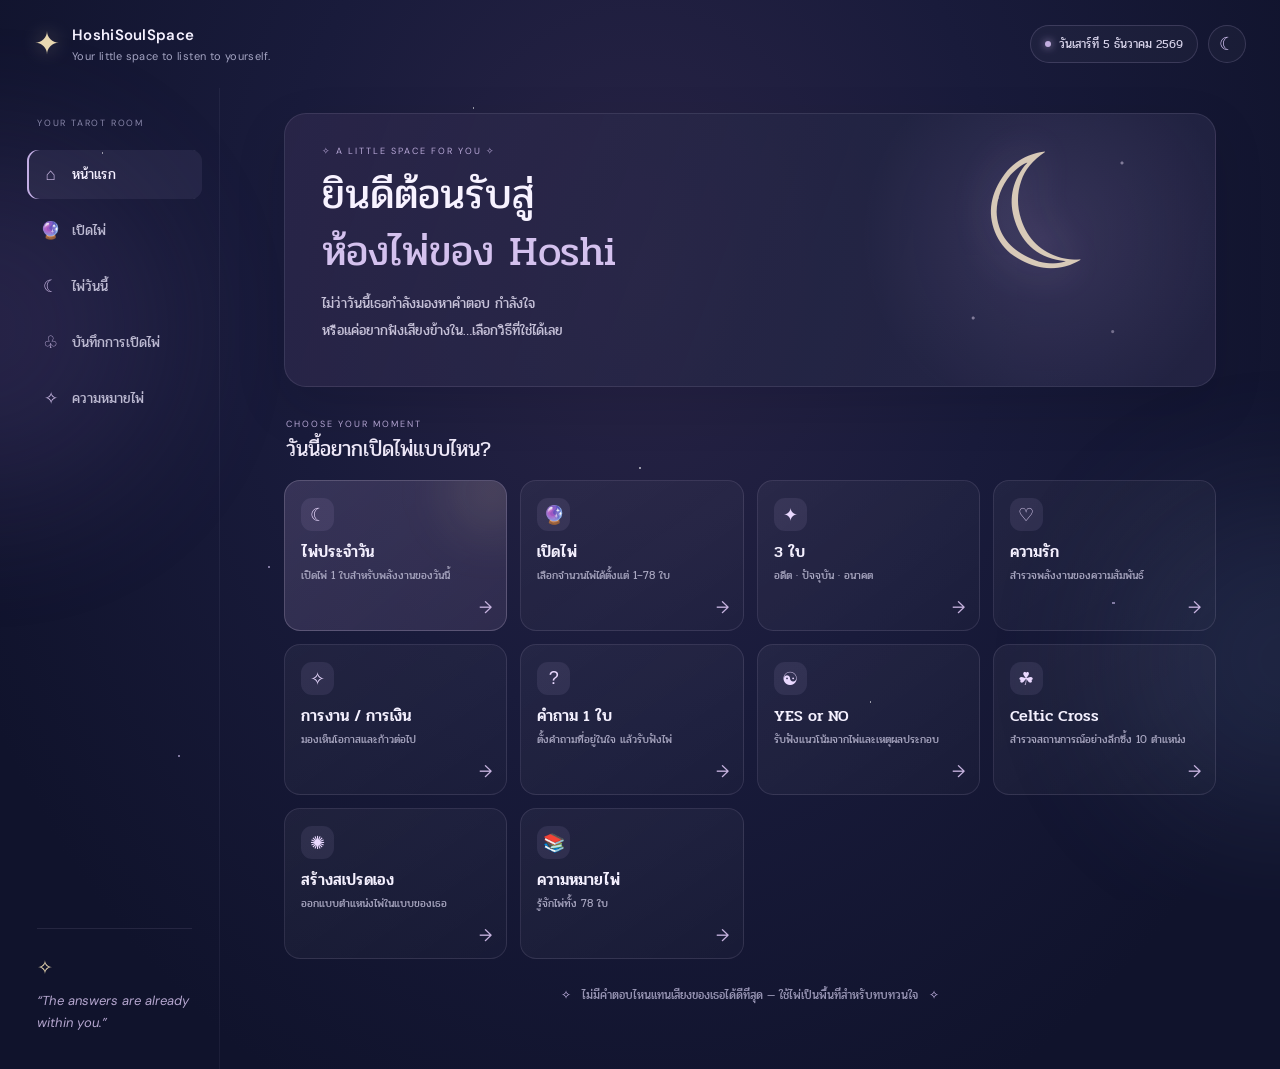
<file: tarot-room/index.html>
<!doctype html>
<html lang="th">
<head>
  <meta charset="utf-8">
  <meta name="viewport" content="width=device-width, initial-scale=1">
  <meta name="theme-color" content="#11142e">
  <meta name="description" content="HoshiSoulSpace — your little space to listen to yourself.">
  <title>HoshiSoulSpace ✦ Tarot Room</title>
  <link rel="preconnect" href="https://fonts.googleapis.com">
  <link rel="preconnect" href="https://fonts.gstatic.com" crossorigin>
  <link href="https://fonts.googleapis.com/css2?family=DM+Sans:wght@400;500;600&family=Itim&family=Pridi:wght@300;400;500;600&display=swap" rel="stylesheet">
  <link rel="stylesheet" href="style.css">
  <script src="script.js" defer></script>
</head>
<body>
  <div class="sky" aria-hidden="true"><div class="stars"></div><div class="glow glow-one"></div><div class="glow glow-two"></div></div>
  <header class="topbar">
    <a class="brand" href="#home" data-view="home" aria-label="HoshiSoulSpace home"><span class="brand-mark">✦</span><span><strong>HoshiSoulSpace</strong><small>Your little space to listen to yourself.</small></span></a>
    <div class="top-actions"><span class="date-pill"><span class="date-dot"></span><time id="today"></time></span><button class="icon-button" id="soundToggle" type="button" aria-label="Toggle ambience" title="บรรยากาศ">☾</button></div>
  </header>
  <div class="app-shell">
    <aside class="sidebar" aria-label="Main navigation">
      <p class="nav-caption">YOUR TAROT ROOM</p>
      <button class="nav-item active" data-view="home"><span>⌂</span> หน้าแรก</button>
      <button class="nav-item" data-view="draw"><span>🔮</span> เปิดไพ่</button>
      <button class="nav-item" data-view="daily"><span>☾</span> ไพ่วันนี้</button>
      <button class="nav-item" data-view="journal"><span>♧</span> บันทึกการเปิดไพ่</button>
      <button class="nav-item" data-view="meanings"><span>✧</span> ความหมายไพ่</button>
      <div class="sidebar-note"><span>✧</span><p>“The answers are already<br>within you.”</p></div>
    </aside>
    <main id="mainContent" tabindex="-1">
      <section class="view active" id="view-home">
        <div class="welcome"><p class="eyebrow">✧ A LITTLE SPACE FOR YOU ✧</p><h1>ยินดีต้อนรับสู่<br><span>ห้องไพ่ของ Hoshi</span></h1><p class="welcome-copy">ไม่ว่าวันนี้เธอกำลังมองหาคำตอบ กำลังใจ<br class="desktop-only"> หรือแค่อยากฟังเสียงข้างใน…เลือกวิธีที่ใช่ได้เลย</p><div class="welcome-moon" aria-hidden="true">☾</div></div>
        <div class="section-heading"><div><p class="eyebrow">CHOOSE YOUR MOMENT</p><h2>วันนี้อยากเปิดไพ่แบบไหน?</h2></div></div>
        <div class="mode-grid">
          <button class="mode-card featured" data-mode="daily"><span class="mode-icon">☾</span><span class="mode-title">ไพ่ประจำวัน</span><span class="mode-desc">เปิดไพ่ 1 ใบสำหรับพลังงานของวันนี้</span><span class="mode-arrow">→</span><span class="mode-glint"></span></button>
          <button class="mode-card" data-mode="draw"><span class="mode-icon">🔮</span><span class="mode-title">เปิดไพ่</span><span class="mode-desc">เลือกจำนวนไพ่ได้ตั้งแต่ 1–78 ใบ</span><span class="mode-arrow">→</span></button>
          <button class="mode-card" data-mode="three"><span class="mode-icon">✦</span><span class="mode-title">3 ใบ</span><span class="mode-desc">อดีต · ปัจจุบัน · อนาคต</span><span class="mode-arrow">→</span></button>
          <button class="mode-card" data-mode="love"><span class="mode-icon">♡</span><span class="mode-title">ความรัก</span><span class="mode-desc">สำรวจพลังงานของความสัมพันธ์</span><span class="mode-arrow">→</span></button>
          <button class="mode-card" data-mode="work"><span class="mode-icon">✧</span><span class="mode-title">การงาน / การเงิน</span><span class="mode-desc">มองเห็นโอกาสและก้าวต่อไป</span><span class="mode-arrow">→</span></button>
          <button class="mode-card" data-mode="question"><span class="mode-icon">?</span><span class="mode-title">คำถาม 1 ใบ</span><span class="mode-desc">ตั้งคำถามที่อยู่ในใจ แล้วรับฟังไพ่</span><span class="mode-arrow">→</span></button>
          <button class="mode-card" data-mode="yesno"><span class="mode-icon">☯</span><span class="mode-title">YES or NO</span><span class="mode-desc">รับฟังแนวโน้มจากไพ่และเหตุผลประกอบ</span><span class="mode-arrow">→</span></button>
          <button class="mode-card" data-mode="celtic"><span class="mode-icon">☘</span><span class="mode-title">Celtic Cross</span><span class="mode-desc">สำรวจสถานการณ์อย่างลึกซึ้ง 10 ตำแหน่ง</span><span class="mode-arrow">→</span></button>
          <button class="mode-card" data-mode="custom"><span class="mode-icon">✺</span><span class="mode-title">สร้างสเปรดเอง</span><span class="mode-desc">ออกแบบตำแหน่งไพ่ในแบบของเธอ</span><span class="mode-arrow">→</span></button>
          <button class="mode-card" data-mode="meanings"><span class="mode-icon">📚</span><span class="mode-title">ความหมายไพ่</span><span class="mode-desc">รู้จักไพ่ทั้ง 78 ใบ</span><span class="mode-arrow">→</span></button>
        </div>
        <div class="home-bottom"><span>✧</span> ไม่มีคำตอบไหนแทนเสียงของเธอได้ดีที่สุด — ใช้ไพ่เป็นพื้นที่สำหรับทบทวนใจ <span>✧</span></div>
      </section>

      <section class="view" id="view-draw">
        <div class="page-intro"><button class="back-link" data-view="home">← กลับหน้าแรก</button><p class="eyebrow">MAKE SPACE FOR A MESSAGE</p><h1>เปิดไพ่</h1><p>เลือกจำนวนไพ่และตั้งเจตนาเบา ๆ ก่อนเริ่ม</p></div>
        <div class="panel form-panel">
          <label class="field-label" for="cardCount">จำนวนไพ่ <span id="countValue">3 ใบ</span></label>
          <input id="cardCount" type="range" min="1" max="78" value="3" class="range-input">
          <div class="range-ends"><span>1 ใบ</span><span>78 ใบ</span></div>
          <label class="check-row"><input id="includeReversed" type="checkbox" checked><span class="checkmark"></span><span>เปิดไพ่กลับหัวด้วย</span><small>ไพ่แต่ละใบมีโอกาสกลับหัว</small></label>
          <button class="primary-button" id="drawGeneral" type="button">✦ &nbsp; เริ่มสับไพ่</button>
        </div>
      </section>

      <section class="view" id="view-three">
        <div class="page-intro"><button class="back-link" data-view="home">← กลับหน้าแรก</button><p class="eyebrow">THREE CARD SPREAD</p><h1>เปิดไพ่ 3 ใบ</h1><p>เลือกสเปรดที่อยากใช้ แล้วให้ไพ่ช่วยสะท้อนมุมมอง</p></div>
        <div class="panel form-panel"><label class="field-label" for="threeQuestion">คำถาม (ถ้ามี)</label><textarea id="threeQuestion" class="text-input" rows="2" maxlength="300" placeholder="เรื่องที่อยากทบทวน"></textarea><label class="field-label" for="threeSpread">รูปแบบการเปิด</label><select id="threeSpread" class="select-input"><option value="past">อดีต · ปัจจุบัน · อนาคต</option><option value="situation">สถานการณ์ · สิ่งที่ขวาง · แนวทาง</option><option value="mind">ความคิด · ความรู้สึก · การกระทำ</option></select><label class="check-row"><input id="threeReversed" type="checkbox" checked><span class="checkmark"></span><span>เปิดไพ่กลับหัวด้วย</span></label><button class="primary-button" id="drawThree" type="button">✦ &nbsp; เริ่มสับไพ่ 3 ใบ</button></div>
      </section>

      <section class="view" id="view-love">
        <div class="page-intro"><button class="back-link" data-view="home">← กลับหน้าแรก</button><p class="eyebrow">A MOMENT FOR THE HEART</p><h1>ความรัก</h1><p>มองความสัมพันธ์ด้วยความอ่อนโยนและซื่อตรงกับหัวใจ</p></div>
        <div class="spread-preview" id="lovePreview"></div><div class="panel form-panel compact-panel"><label class="field-label" for="loveQuestion">คำถาม (ถ้ามี)</label><textarea id="loveQuestion" class="text-input" rows="2" maxlength="300" placeholder="เรื่องความสัมพันธ์ที่อยากทบทวน"></textarea><label class="check-row"><input id="loveReversed" type="checkbox" checked><span class="checkmark"></span><span>เปิดไพ่กลับหัวด้วย</span></label><button class="primary-button" id="drawLove" type="button">♡ &nbsp; เปิดสเปรดความรัก</button></div>
      </section>

      <section class="view" id="view-work">
        <div class="page-intro"><button class="back-link" data-view="home">← กลับหน้าแรก</button><p class="eyebrow">GROWTH & ABUNDANCE</p><h1>การงาน / การเงิน</h1><p>สำรวจสถานการณ์ โอกาส และสิ่งที่ช่วยให้ก้าวต่อได้</p></div>
        <div class="spread-preview" id="workPreview"></div><div class="panel form-panel compact-panel"><label class="field-label" for="workQuestion">คำถาม (ถ้ามี)</label><textarea id="workQuestion" class="text-input" rows="2" maxlength="300" placeholder="เรื่องงานหรือการเงินที่อยากถาม"></textarea><label class="check-row"><input id="workReversed" type="checkbox" checked><span class="checkmark"></span><span>เปิดไพ่กลับหัวด้วย</span></label><button class="primary-button" id="drawWork" type="button">✧ &nbsp; เปิดสเปรดการงาน / การเงิน</button></div>
      </section>

      <section class="view" id="view-question">
        <div class="page-intro"><button class="back-link" data-view="home">← กลับหน้าแรก</button><p class="eyebrow">ASK YOUR HEART</p><h1>คำถาม 1 ใบ</h1><p>เขียนคำถามที่อยู่ในใจ แล้วเปิดพื้นที่รับฟังคำตอบ</p></div>
        <div class="panel form-panel"><label class="field-label" for="questionText">คำถามของฉัน</label><textarea id="questionText" class="text-input" rows="3" maxlength="300" placeholder="เช่น ฉันควรเปลี่ยนงานไหม?"></textarea><label class="check-row"><input id="questionReversed" type="checkbox" checked><span class="checkmark"></span><span>เปิดไพ่กลับหัวด้วย</span></label><button class="primary-button" id="drawQuestion" type="button">✦ &nbsp; เปิดไพ่ให้คำถามนี้</button></div>
      </section>

      <section class="view" id="view-yesno"><div class="page-intro"><button class="back-link" data-view="home">← กลับหน้าแรก</button><p class="eyebrow">A CLEARER POSSIBILITY</p><h1>YES or NO</h1><p>ถามเรื่องที่อยากพิจารณา แล้วรับฟังแนวโน้มพร้อมคำแนะนำ</p></div><div class="panel form-panel"><label class="field-label" for="yesNoQuestion">คำถามของฉัน</label><textarea id="yesNoQuestion" class="text-input" rows="3" maxlength="300" placeholder="เช่น ฉันควรรับงานนี้ไหม?"></textarea><label class="check-row"><input id="yesNoReversed" type="checkbox" checked><span class="checkmark"></span><span>เปิดไพ่กลับหัวด้วย</span></label><button class="primary-button" id="drawYesNo" type="button">☯ &nbsp; ถามไพ่ YES or NO</button></div></section>

      <section class="view" id="view-celtic"><div class="page-intro"><button class="back-link" data-view="home">← กลับหน้าแรก</button><p class="eyebrow">THE CELTIC CROSS</p><h1>Celtic Cross</h1><p>สำรวจสถานการณ์จากหลายมุม ผ่านไพ่ 10 ตำแหน่ง</p></div><div class="panel form-panel"><label class="field-label" for="celticQuestion">คำถามของฉัน</label><textarea id="celticQuestion" class="text-input" rows="3" maxlength="300" placeholder="เรื่องใดที่อยากมองให้ชัดขึ้น?"></textarea><label class="check-row"><input id="celticReversed" type="checkbox" checked><span class="checkmark"></span><span>เปิดไพ่กลับหัวด้วย</span></label><button class="primary-button" id="drawCeltic" type="button">☘ &nbsp; เริ่ม Celtic Cross 10 ใบ</button></div><div class="celtic-preview" aria-label="ผัง Celtic Cross"><span>5</span><span>3</span><span>1 / 2</span><span>6</span><span>4</span><span>7</span><span>8</span><span>9</span><span>10</span></div></section>

      <section class="view" id="view-custom">
        <div class="page-intro"><button class="back-link" data-view="home">← กลับหน้าแรก</button><p class="eyebrow">YOUR OWN LITTLE RITUAL</p><h1>สร้างสเปรดเอง</h1><p>ตั้งชื่อแต่ละตำแหน่งตามสิ่งที่เธออยากสำรวจ</p></div>
        <div class="panel form-panel"><label class="field-label" for="customTitle">ชื่อสเปรด</label><input id="customTitle" class="text-input" maxlength="80" value="สเปรดของฉัน" placeholder="เช่น สิ่งที่ฉันควรรู้"><label class="field-label" for="customQuestion">คำถาม (ถ้ามี)</label><textarea id="customQuestion" class="text-input" rows="2" maxlength="300" placeholder="เรื่องที่อยากถามไพ่"></textarea><label class="field-label" for="customCount">จำนวนไพ่ <span id="customCountValue">3 ใบ</span></label><input id="customCount" type="range" min="1" max="78" value="3" class="range-input"><div class="range-ends"><span>1 ใบ</span><span>78 ใบ</span></div><div id="positionFields" class="position-fields"></div><label class="check-row"><input id="customReversed" type="checkbox" checked><span class="checkmark"></span><span>เปิดไพ่กลับหัวด้วย</span></label><button class="primary-button" id="drawCustom" type="button">✺ &nbsp; เปิดสเปรดของฉัน</button></div>
      </section>

      <section class="view" id="view-daily">
        <div class="page-intro"><button class="back-link" data-view="home">← กลับหน้าแรก</button><p class="eyebrow">YOUR DAILY PAUSE</p><h1>ไพ่ประจำวัน</h1><p>วันนี้จักรวาลอยากกระซิบอะไรกับเธอ?</p><p class="gentle">หายใจเข้าลึก ๆ แล้วเปิดไพ่เมื่อพร้อม</p></div>
        <div class="panel form-panel daily-question"><label class="field-label" for="dailyQuestion">คำถามหรือเจตนาของวันนี้ <small>(ไม่บังคับ)</small></label><textarea id="dailyQuestion" class="text-input" rows="2" maxlength="300" placeholder="วันนี้อยากรับฟังเรื่องใดเป็นพิเศษ?"></textarea></div><div id="dailyArea"></div>
      </section>

      <section class="view" id="view-table">
        <div class="page-intro"><button class="back-link" data-view="home">← กลับหน้าแรก</button><p class="eyebrow">A QUIET MOMENT AT THE TABLE</p><h1 id="tableTitle">โต๊ะไพ่ของ Hoshi</h1><p id="tableSubtitle"></p></div>
        <div class="tarot-table">
          <div class="table-stars" aria-hidden="true">✦　·　✧　　　☾　　　·　✦　　✧　·</div>
          <p class="table-status" id="tableStatus">ตั้งเจตนาเบา ๆ แล้วสับไพ่ได้เลย</p>
          <div id="pickedTray" class="picked-tray" aria-live="polite"></div>
          <div id="deckViewport" class="deck-viewport"><div id="deckFan" class="deck-fan" aria-label="สำรับไพ่คว่ำ"></div></div>
          <p id="tableHint" class="table-hint">ไพ่ทุกใบยังคว่ำอยู่ · ชื่อไพ่จะปรากฏเมื่อเลือกแล้วเท่านั้น</p>
          <div class="table-actions"><button class="primary-button shuffle-button" id="shuffleButton" type="button">🔀 &nbsp; สับไพ่</button><button class="primary-button open-selected" id="openSelected" type="button" hidden>เปิดไพ่ ✦</button><button class="secondary-button" id="shuffleAgain" type="button" hidden>สับใหม่ ↻</button></div>
        </div>
      </section>

      <section class="view" id="view-reading">
        <div class="page-intro"><button class="back-link" data-view="home">← กลับห้องไพ่</button><p class="eyebrow">YOUR READING</p><h1 id="readingTitle">ผลการเปิดไพ่</h1><p id="readingSubtitle"></p></div>
        <div id="readingArea"></div>
      </section>

      <section class="view" id="view-journal">
        <div class="page-intro"><p class="eyebrow">A PLACE TO REMEMBER</p><h1>บันทึกการเปิดไพ่</h1><p>พื้นที่ส่วนตัวสำหรับเก็บช่วงเวลาที่ได้ฟังเสียงข้างใน</p></div>
        <div id="journalList"></div>
      </section>

      <section class="view" id="view-meanings">
        <div class="page-intro"><p class="eyebrow">MEET THE CARDS</p><h1>ความหมายไพ่</h1><p>ค่อย ๆ ทำความรู้จักไพ่ทั้ง 78 ใบ</p></div>
        <div class="meaning-controls"><select id="meaningSuit" class="select-input"><option value="all">ไพ่ทั้งหมด</option><option value="Major Arcana">Major Arcana</option><option value="Wands">Wands</option><option value="Cups">Cups</option><option value="Swords">Swords</option><option value="Pentacles">Pentacles</option></select><input id="meaningSearch" class="text-input search-input" type="search" placeholder="ค้นหาชื่อไพ่…" aria-label="ค้นหาชื่อไพ่"></div>
        <div id="meaningList" class="meaning-list"></div>
      </section>
    </main>
  </div>
  <nav class="mobile-nav" aria-label="Mobile navigation"><button class="active" data-view="home"><span>⌂</span><small>หน้าแรก</small></button><button data-view="draw"><span>🔮</span><small>เปิดไพ่</small></button><button data-view="daily"><span>☾</span><small>ไพ่วันนี้</small></button><button data-view="journal"><span>♧</span><small>บันทึก</small></button><button data-view="meanings"><span>✧</span><small>ความหมาย</small></button></nav>
  <div class="toast" id="toast" role="status" aria-live="polite"></div>
</body>
</html>
</file>
<file: tarot-room/style.css>
:root{--night:#10132c;--night2:#191c3a;--panel:#ffffff0a;--line:#d4c2f12b;--lav:#d9c8fa;--lilac:#ae9ad8;--mist:#c5c7e0;--white:#f5f1ff;--gold:#e9d8b1;--muted:#a4a4c2;--serif:'Pridi',serif;--sans:'DM Sans',sans-serif;--hand:'Itim',cursive}*{box-sizing:border-box}html{min-height:100%;scroll-behavior:smooth}body{margin:0;min-height:100vh;color:var(--white);font-family:var(--serif);background:radial-gradient(ellipse at 50% 25%,#292446 0%,#191b3b 40%,#10132c 82%);overflow-x:hidden}.sky{position:fixed;inset:0;pointer-events:none;overflow:hidden;z-index:-1}.stars{position:absolute;inset:0;background-image:radial-gradient(1px 1px at 8% 17%,#fff 98%,transparent),radial-gradient(1px 1px at 21% 63%,#d9c8fa 98%,transparent),radial-gradient(1px 1px at 37% 12%,#fff 98%,transparent),radial-gradient(1px 1px at 78% 22%,#fff 98%,transparent),radial-gradient(1.5px 1.5px at 87% 67%,#d9c8fa 98%,transparent),radial-gradient(1px 1px at 68% 78%,#fff 98%,transparent),radial-gradient(1px 1px at 14% 84%,#d9c8fa 98%,transparent),radial-gradient(1px 1px at 50% 52%,#fff 98%,transparent);opacity:.55}.glow{position:absolute;border-radius:50%;filter:blur(75px);opacity:.16}.glow-one{width:350px;height:350px;background:#8e70c3;top:17%;left:-190px}.glow-two{width:330px;height:330px;background:#6b83b4;right:-170px;top:55%}.topbar{height:88px;max-width:1440px;margin:auto;padding:0 34px;display:flex;justify-content:space-between;align-items:center;gap:18px}.brand{display:flex;gap:12px;align-items:center;text-decoration:none;color:inherit}.brand-mark{font-size:31px;color:var(--gold);text-shadow:0 0 20px #e9d8b166}.brand strong{display:block;font:600 15px var(--sans);letter-spacing:.02em}.brand small{display:block;color:var(--muted);font:11px var(--sans);letter-spacing:.035em;margin-top:4px}.top-actions{display:flex;align-items:center;gap:10px}.date-pill{border:1px solid var(--line);background:#ffffff08;color:#d8d4eb;border-radius:30px;padding:9px 14px;font-size:12px;white-space:nowrap}.date-dot{display:inline-block;width:6px;height:6px;background:#c2aedf;border-radius:50%;margin:0 8px 1px 0;box-shadow:0 0 9px #c2aedf}.icon-button{width:38px;height:38px;border-radius:50%;border:1px solid var(--line);background:#ffffff08;color:var(--lav);font-size:18px;cursor:pointer}.app-shell{max-width:1440px;margin:auto;display:grid;grid-template-columns:220px minmax(0,1fr);min-height:calc(100vh - 88px)}.sidebar{border-right:1px solid #ddd0f10f;padding:26px 17px 30px 27px;display:flex;flex-direction:column;gap:7px}.nav-caption{font:9px var(--sans);letter-spacing:.2em;color:#8886a9;margin:3px 10px 14px}.nav-item{border:0;background:transparent;color:#bcb9d1;text-align:left;padding:11px 13px;border-radius:11px;font:14px var(--serif);cursor:pointer;transition:.2s;display:flex;align-items:center;gap:11px}.nav-item span{width:21px;text-align:center;color:#c9b7e3;font-size:17px}.nav-item:hover,.nav-item.active{background:#bba8dd16;color:#f4efff}.nav-item.active{box-shadow:inset 2px 0 #c3aee5}.sidebar-note{margin:auto 10px 5px;padding-top:24px;border-top:1px solid #ddd0f11a;color:#b6a7d0}.sidebar-note>span{font-size:19px;color:var(--gold)}.sidebar-note p{font:13px/1.7 var(--sans);font-style:italic;margin:7px 0 0}main{padding:25px clamp(22px,5vw,70px) 65px;min-width:0;max-width:1160px;width:100%;margin:auto}.view{display:none;animation:fadein .3s ease}.view.active{display:block}.welcome{min-height:274px;position:relative;overflow:hidden;border:1px solid #e2d5f21c;border-radius:22px;padding:31px 37px;background:linear-gradient(110deg,#30294eaa,#2528469c 58%,#2c2b4d99);box-shadow:0 19px 50px #05071824}.welcome:before{content:"";position:absolute;inset:0;background:radial-gradient(circle at 82% 45%,#c7a8ed20,transparent 24%),radial-gradient(circle at 90% 18%,#f4e8ff70 0 1px,transparent 2px),radial-gradient(circle at 74% 75%,#f4e8ff70 0 1px,transparent 2px),radial-gradient(circle at 89% 80%,#f4e8ff60 0 1px,transparent 2px)}.welcome .eyebrow,.eyebrow{font:9px var(--sans);letter-spacing:.22em;color:#b9a9d8;margin:0 0 10px}.welcome h1{font:400 clamp(29px,4vw,42px)/1.35 var(--serif);margin:0;color:#f7f2ff}.welcome h1 span{color:#d4c1ee}.welcome-copy{font:14px/1.9 var(--serif);color:#c7c2d9;margin:11px 0 0}.welcome-moon{position:absolute;right:10%;top:22px;color:#f6e5ca;font-size:160px;line-height:1;text-shadow:0 0 50px #e6c9fb55;transform:rotate(-18deg);opacity:.85}.section-heading{display:flex;align-items:end;justify-content:space-between;margin:31px 2px 15px}.section-heading .eyebrow{margin-bottom:3px}.section-heading h2{font:400 21px var(--serif);margin:0;color:#eee8f8}.mode-grid{display:grid;grid-template-columns:repeat(4,minmax(0,1fr));gap:13px}.mode-card{position:relative;min-height:151px;text-align:left;padding:17px 16px 15px;border:1px solid #dfd2f21d;border-radius:16px;background:linear-gradient(145deg,#ffffff0c,#ffffff05);color:var(--white);cursor:pointer;display:flex;flex-direction:column;align-items:flex-start;overflow:hidden;transition:transform .2s,border-color .2s,background .2s}.mode-card:hover{transform:translateY(-3px);border-color:#d7c5f164;background:linear-gradient(145deg,#c7addc1c,#ffffff08)}.mode-card.featured{background:linear-gradient(140deg,#8978a645,#51476c60);border-color:#e8daf036}.mode-icon{width:33px;height:33px;border-radius:11px;background:#d9c8fa16;display:grid;place-items:center;color:#ead9ff;font-size:18px;margin-bottom:10px}.mode-title{font:500 16px var(--serif);line-height:1.35}.mode-desc{font:11px/1.6 var(--serif);color:#aaa8c2;margin-top:4px;max-width:95%}.mode-arrow{position:absolute;right:14px;bottom:12px;color:#c8b4e0;font:17px var(--sans)}.mode-glint{position:absolute;width:90px;height:90px;right:-30px;top:-35px;border-radius:50%;background:#f4dba21a;filter:blur(25px)}.home-bottom{text-align:center;font:12px var(--serif);color:#9895b4;margin:27px 0 0}.home-bottom span{color:#d9c8fa;margin:0 7px}.page-intro{text-align:center;margin:0 auto 24px}.back-link{display:block;border:0;background:transparent;color:#bdb2d2;font:12px var(--serif);cursor:pointer;margin:0 auto 18px}.back-link:hover{color:white}.page-intro .eyebrow{margin-bottom:5px}.page-intro h1{font:400 clamp(32px,5vw,42px) var(--serif);margin:0;color:#f5f0fc}.page-intro>p:not(.eyebrow){color:#bdb9d1;font:14px/1.7 var(--serif);margin:5px auto 0}.page-intro .gentle{font-size:12px;color:#9995b3}.panel{border:1px solid #ddd0f125;background:linear-gradient(145deg,#ffffff0d,#ffffff06);border-radius:18px;box-shadow:0 15px 42px #05071820}.form-panel{max-width:550px;margin:0 auto;padding:24px 25px}.field-label{display:flex;justify-content:space-between;gap:12px;font:15px var(--serif);color:#eee9f7;margin-bottom:13px}.field-label span{color:#c9b4e5}.range-input{width:100%;accent-color:#b9a1dc;cursor:pointer}.range-ends{display:flex;justify-content:space-between;color:#8986a4;font:10px var(--sans);margin-top:4px}.check-row{display:flex;align-items:center;gap:10px;position:relative;color:#e0dbea;font:14px var(--serif);cursor:pointer;margin:22px 0}.check-row input{position:absolute;opacity:0;width:20px;height:20px;cursor:pointer}.checkmark{width:18px;height:18px;border:1px solid #b9a8d27a;border-radius:5px;background:#ffffff08;display:grid;place-items:center;flex:none}.check-row input:checked+.checkmark{background:#a994c9;border-color:#cbb8e7}.check-row input:checked+.checkmark:after{content:'✓';font:12px var(--sans);color:#211b38}.check-row input:focus-visible+.checkmark{outline:2px solid white;outline-offset:2px}.check-row small{color:#9692ae;font:10px var(--sans);margin-left:auto}.primary-button{width:100%;border:1px solid #ddc9f17a;border-radius:13px;padding:13px 16px;background:linear-gradient(110deg,#9c88bb,#746c98);color:white;font:500 15px var(--serif);cursor:pointer;box-shadow:0 7px 20px #080a2030;transition:transform .2s,filter .2s}.primary-button:hover{transform:translateY(-2px);filter:brightness(1.09)}.select-input,.text-input{width:100%;background:#171831;border:1px solid #d9c9ed3d;border-radius:10px;color:#f2edf8;padding:12px 13px;font:14px var(--serif);outline:none}.select-input:focus,.text-input:focus{border-color:#c6ade5;box-shadow:0 0 0 3px #c6ade51c}.form-panel>.select-input{margin-bottom:18px}.text-input{resize:vertical}.compact-panel{padding:5px 22px 22px}.compact-panel .check-row{margin:17px 0}.spread-preview{display:flex;justify-content:center;gap:9px;flex-wrap:wrap;margin:0 auto 15px;max-width:780px}.spread-chip{padding:8px 11px;border-radius:30px;border:1px solid #d8c8ef24;background:#ffffff08;color:#ccc5dc;font:11px var(--serif)}.position-fields{display:grid;grid-template-columns:1fr 1fr;gap:8px;margin-top:17px}.position-fields input{min-width:0;background:#171831;border:1px solid #d9c9ed2a;border-radius:9px;color:white;padding:10px 11px;font:13px var(--serif)}.reading-heading{text-align:center;color:#d1c4e4;font:13px var(--serif);margin:0 0 16px}.reading-cards{display:grid;grid-template-columns:repeat(auto-fit,minmax(135px,1fr));gap:16px;align-items:start}.reading-cards.large-spread{grid-template-columns:repeat(auto-fit,minmax(95px,1fr));gap:10px}.reading-item{text-align:center;min-width:0}.reading-position{min-height:32px;display:flex;align-items:center;justify-content:center;color:#c4b0de;font:12px/1.4 var(--serif);margin:0 0 7px}.tarot-card-wrap{width:100%;max-width:157px;height:229px;margin:0 auto 10px;perspective:900px;cursor:pointer;filter:drop-shadow(0 12px 15px #0608175e)}.large-spread .tarot-card-wrap{height:152px;max-width:105px}.tarot-card{width:100%;height:100%;position:relative;transform-style:preserve-3d;transition:transform .8s cubic-bezier(.2,.72,.17,1)}.tarot-card.flipped{transform:rotateY(180deg)}.card-face{position:absolute;inset:0;border-radius:12px;backface-visibility:hidden;-webkit-backface-visibility:hidden;overflow:hidden}.card-back{background:linear-gradient(145deg,#b9a5db,#8d7cad 38%,#a897c9);padding:6px}.back-frame{width:100%;height:100%;border:1px solid #f3eaff9c;border-radius:9px;position:relative;display:grid;place-items:center;background:radial-gradient(ellipse at center,#c8b4e265,#7f719c40 68%)}.back-frame:before,.back-frame:after{content:"";position:absolute;border:1px solid #eee3ff7a;border-radius:50%;width:72%;aspect-ratio:1}.back-frame:after{width:55%}.back-orbit{width:61%;aspect-ratio:1;border:1px solid #f4ecffad;border-radius:50%;position:relative;display:grid;place-items:center;z-index:1}.back-orbit:before,.back-orbit:after{content:"";position:absolute;inset:12%;border:1px solid #f4ecff88;border-radius:50%;transform:rotate(45deg) scaleX(.45)}.back-orbit:after{transform:rotate(-45deg) scaleX(.45)}.moon{font-size:clamp(32px,5vw,56px);color:#fff3df;text-shadow:0 0 25px #fff8d9a1;line-height:1;transform:rotate(-22deg)}.back-word{position:absolute;bottom:7%;color:#fff1d6;font:7px var(--sans);letter-spacing:.27em}.corner{position:absolute;color:#fff3df;font-size:12px}.corner.tl{top:5px;left:7px}.corner.tr{top:5px;right:7px}.corner.bl{bottom:5px;left:7px}.corner.br{bottom:5px;right:7px}.card-front{transform:rotateY(180deg);background:linear-gradient(160deg,#eee4cb,#d8c8a7);padding:6px;color:#464064}.front-frame{height:100%;border:1px solid #77709b;border-radius:9px;position:relative;display:flex;flex-direction:column;align-items:center;padding:10px 7px 8px;background:radial-gradient(ellipse at 50% 48%,#e5d8ba,#d7c7a8 76%)}.front-frame:before{content:"";position:absolute;inset:4px;border:1px solid #83799b6b;border-radius:6px;pointer-events:none}.card-number{align-self:flex-start;font:9px var(--sans);color:#635b81}.card-art{flex:1;display:grid;place-items:center;font-size:54px;color:#786b9b;text-shadow:0 5px 0 #b9a987,0 10px 18px #7a699c55;position:relative;isolation:isolate}.card-art:before{content:"";position:absolute;width:80px;height:113px;border:1px solid #81789b7a;border-radius:50%;z-index:-1}.card-art:after{content:"✧";position:absolute;top:10px;right:-5px;font-size:12px;color:#9f8351;text-shadow:none}.card-art.reversed-art{transform:rotate(180deg)}.card-name{text-align:center;font:500 13px/1.2 var(--serif);color:#3b3659}.card-suit{font:6px var(--sans);letter-spacing:.11em;color:#736c86;margin-top:4px}.large-spread .card-art{font-size:39px}.large-spread .card-art:before{width:55px;height:74px}.large-spread .card-name{font-size:9px}.large-spread .front-frame{padding:8px 5px 6px}.flip-hint{font:9px var(--sans);color:#8d89a5}.reading-item h3{font:500 15px var(--serif);color:#f4eefb;margin:3px 0}.reading-item .orientation{font:9px var(--sans);letter-spacing:.04em;color:#c6b5e0;margin:0 0 8px}.reading-item .card-meaning{font:12px/1.75 var(--serif);color:#c6c2d6;margin:5px 0;text-align:left}.reading-item .card-advice{font:11px/1.7 var(--serif);color:#d5c9e5;margin:7px 0 0;text-align:left}.reading-item .result-copy{padding:0 2px}.reading-actions{display:flex;gap:10px;justify-content:center;margin:23px auto 0;flex-wrap:wrap}.secondary-button,.save-button{border:1px solid #d8c8ef38;background:#ffffff09;color:#e2d8f1;border-radius:11px;padding:10px 15px;font:13px var(--serif);cursor:pointer}.save-button{background:#a491c22d;border-color:#dac7f15a}.notes-label{display:block;margin:17px auto 7px;max-width:600px;color:#bdb1d1;font:12px var(--serif)}.notes-area{display:block;max-width:600px;margin:auto;min-height:74px}.question-banner{max-width:600px;margin:0 auto 18px;padding:14px 17px;border:1px solid #d9c9ed26;border-radius:12px;background:#ffffff08}.question-banner small{display:block;color:#ac9bc6;font:10px var(--sans);letter-spacing:.08em}.question-banner p{margin:4px 0 0;font:15px var(--serif);color:#eee7f6}.daily-stage{text-align:center;max-width:600px;margin:auto}.daily-card-wrap{width:220px;height:326px;margin:10px auto 15px}.daily-card-wrap .card-art{font-size:78px}.daily-card-wrap .card-art:before{width:120px;height:164px}.daily-card-wrap .card-name{font-size:19px}.daily-stage .reading-item{max-width:500px;margin:auto}.daily-stage .reading-item .card-meaning,.daily-stage .reading-item .card-advice{text-align:center;font-size:15px}.journal-empty{text-align:center;border:1px dashed #d4c2f136;border-radius:16px;padding:46px 16px;color:#aaa4c1;font:14px/1.8 var(--serif)}.journal-empty span{display:block;font-size:34px;color:#ccb9e4;margin-bottom:9px}.journal-entry{border:1px solid #d4c2f129;border-radius:14px;background:#ffffff08;padding:15px 17px;margin:0 0 12px}.journal-entry summary{cursor:pointer;list-style:none;display:flex;justify-content:space-between;gap:15px;align-items:center}.journal-entry summary::-webkit-details-marker{display:none}.journal-date{font:11px var(--sans);color:#aaa2c2}.journal-title{font:16px var(--serif);color:#eee8f7;margin-top:3px}.journal-spread{font:11px var(--serif);color:#b5a5d0}.journal-cards{display:flex;flex-wrap:wrap;gap:7px;margin-top:13px}.journal-tag{border-radius:30px;border:1px solid #d8c8ef27;padding:6px 9px;font:10px var(--serif);color:#d6c9e7}.journal-notes{font:13px/1.7 var(--serif);color:#c7c0d7;margin:12px 0 0;white-space:pre-wrap}.delete-entry{display:block;margin:12px 0 0 auto;border:0;background:transparent;color:#c5aab7;font:11px var(--serif);cursor:pointer}.meaning-controls{display:grid;grid-template-columns:190px 1fr;gap:10px;margin:0 0 17px}.search-input{padding:10px 13px}.meaning-list{display:grid;grid-template-columns:repeat(2,minmax(0,1fr));gap:9px}.meaning-card{border:1px solid #d4c2f124;border-radius:12px;background:#ffffff08;overflow:hidden}.meaning-card summary{cursor:pointer;padding:12px 14px;list-style:none;display:grid;grid-template-columns:34px 1fr 18px;align-items:center;gap:10px}.meaning-card summary::-webkit-details-marker{display:none}.meaning-symbol{width:33px;height:39px;display:grid;place-items:center;border-radius:7px;background:linear-gradient(145deg,#b9a5db,#81759f);color:#fff0d6;font-size:20px}.meaning-name{font:14px var(--serif);color:#eee8f7}.meaning-meta{font:9px var(--sans);color:#a7a0bc;display:block;margin-top:2px}.meaning-chevron{color:#b9a6d7;transition:transform .2s}.meaning-card[open] .meaning-chevron{transform:rotate(90deg)}.meaning-content{padding:0 14px 14px 58px;font:12px/1.8 var(--serif);color:#c6c1d4}.meaning-content p{margin:6px 0}.meaning-content strong{color:#d7c4ed;font-weight:400}.toast{position:fixed;bottom:82px;left:50%;transform:translate(-50%,15px);opacity:0;pointer-events:none;background:#342b4b;border:1px solid #dfcdf044;color:#f4eff9;border-radius:30px;padding:10px 17px;font:13px var(--serif);box-shadow:0 9px 25px #05071866;transition:.25s;z-index:20;white-space:nowrap}.toast.show{opacity:1;transform:translate(-50%,0)}.mobile-nav{display:none}@keyframes fadein{from{opacity:.5;transform:translateY(4px)}to{opacity:1;transform:translateY(0)}}@media(max-width:1050px){.mode-grid{grid-template-columns:repeat(3,minmax(0,1fr))}.app-shell{grid-template-columns:190px minmax(0,1fr)}.sidebar{padding-left:18px}}@media(max-width:760px){.topbar{height:74px;padding:0 17px}.brand-mark{font-size:26px}.brand strong{font-size:13px}.brand small{font-size:9px}.date-pill{font-size:10px;padding:8px 10px}.date-dot{width:5px;height:5px;margin-right:5px}.icon-button{display:none}.app-shell{display:block;min-height:calc(100vh - 74px)}.sidebar{display:none}main{padding:17px 16px 100px}.welcome{min-height:225px;padding:25px 22px;border-radius:18px}.welcome h1{font-size:31px}.welcome-copy{font-size:13px;max-width:75%}.welcome-moon{right:1%;top:44px;font-size:125px}.section-heading{margin-top:25px}.section-heading h2{font-size:18px}.mode-grid{grid-template-columns:repeat(2,minmax(0,1fr));gap:9px}.mode-card{min-height:139px;padding:13px 12px}.mode-title{font-size:15px}.mode-desc{font-size:10px}.mode-icon{width:30px;height:30px;margin-bottom:8px}.mode-arrow{right:10px;bottom:9px}.home-bottom{font-size:11px;line-height:1.8}.mobile-nav{position:fixed;z-index:15;display:grid;grid-template-columns:repeat(5,1fr);left:0;right:0;bottom:0;padding:8px 4px calc(8px + env(safe-area-inset-bottom));background:#15162ff2;border-top:1px solid #d6c8ed21;backdrop-filter:blur(15px)}.mobile-nav button{border:0;background:transparent;color:#9996b3;display:flex;flex-direction:column;align-items:center;gap:3px;cursor:pointer}.mobile-nav button span{font-size:18px;line-height:1.2}.mobile-nav button small{font:9px var(--serif)}.mobile-nav button.active{color:#e6d7f8}.page-intro{margin-bottom:19px}.back-link{margin-bottom:14px}.form-panel{padding:20px 18px}.reading-cards{grid-template-columns:repeat(auto-fit,minmax(126px,1fr));gap:12px}.reading-cards.large-spread{grid-template-columns:repeat(auto-fit,minmax(83px,1fr));gap:7px}.tarot-card-wrap{height:205px;max-width:140px}.large-spread .tarot-card-wrap{height:138px;max-width:94px}.large-spread .card-art{font-size:33px}.large-spread .card-art:before{width:48px;height:65px}.large-spread .card-name{font-size:8px}.meaning-controls{grid-template-columns:1fr}.meaning-list{grid-template-columns:1fr}.toast{bottom:78px}.position-fields{grid-template-columns:1fr 1fr}}@media(max-width:390px){.date-pill{max-width:152px;overflow:hidden;text-overflow:ellipsis}.welcome h1{font-size:28px}.welcome-copy{max-width:78%;font-size:12px}.mode-card{min-height:135px}.mode-desc{max-width:94%}.reading-cards{grid-template-columns:repeat(2,minmax(0,1fr))}}@media(prefers-reduced-motion:reduce){*,*:before,*:after{scroll-behavior:auto!important;animation-duration:.01ms!important;animation-iteration-count:1!important;transition-duration:.01ms!important}}

.extra-glow .glow{opacity:.27}
.card-art.image-art{width:100%;min-height:0;font-size:inherit;text-shadow:none;overflow:hidden}.card-art.image-art:before,.card-art.image-art:after{display:none}.card-art.image-art img{position:absolute;z-index:1;height:calc(100% - 3px);max-width:100%;width:auto;object-fit:contain;border-radius:3px;box-shadow:0 5px 14px #31294a55}.card-fallback{position:relative;z-index:0}.meaning-symbol{position:relative;overflow:hidden}.meaning-symbol img{position:absolute;inset:0;width:100%;height:100%;object-fit:contain;z-index:1}.meaning-symbol>span{position:relative;z-index:0}

.tarot-table{position:relative;max-width:960px;margin:0 auto;padding:27px 25px 23px;border:1px solid #d9c6ef35;border-radius:24px;background:radial-gradient(ellipse at 50% 40%,#29314c 0%,#1d2340 56%,#171b35 100%);box-shadow:inset 0 0 75px #9b85c218,0 22px 55px #05081750;overflow:hidden}.tarot-table:before{content:"";position:absolute;inset:10px;border:1px solid #d9c6ef15;border-radius:18px;pointer-events:none}.table-stars{position:absolute;top:14px;left:0;right:0;text-align:center;color:#e8d8fc76;font:13px var(--sans);letter-spacing:.4em;pointer-events:none}.table-status{position:relative;text-align:center;min-height:26px;color:#eee6fa;font:16px var(--serif);margin:7px 0 13px}.picked-tray{position:relative;min-height:0;display:flex;justify-content:center;align-items:flex-start;gap:10px;flex-wrap:wrap;margin:0 auto 10px;max-width:100%}.picked-card{width:76px;text-align:center;animation:pick-pop .45s both}.picked-card .picked-image{height:111px;border:2px solid #e3d4f59c;border-radius:9px;overflow:hidden;box-shadow:0 0 24px #c4a2ec77;transform:translateY(-5px);animation:pick-flip .65s cubic-bezier(.2,.72,.17,1) both}.picked-card img{width:100%;height:100%;object-fit:cover;display:block}.picked-card strong{display:block;color:#f0e8fb;font:10px/1.3 var(--serif);margin-top:5px}.picked-card small{display:block;color:#c3b4da;font:8px var(--sans);margin-top:2px}.deck-viewport{position:relative;z-index:1;max-width:100%;overflow-x:auto;overflow-y:hidden;scrollbar-color:#8d7aa7 #131a30;scrollbar-width:thin;overscroll-behavior-x:contain;padding:15px 18px 22px;mask-image:linear-gradient(to right,transparent,#000 2.5%,#000 97.5%,transparent)}.deck-fan{display:flex;align-items:center;width:max-content;min-width:100%;padding:9px 28px 17px}.pick-card{position:relative;flex:0 0 auto;width:73px;height:112px;margin-right:-19px;padding:4px;border:1px solid #e6d9f785;border-radius:10px;background:linear-gradient(145deg,#b9a5db,#84759e 45%,#a693c5);box-shadow:0 7px 15px #090d2155;cursor:not-allowed;opacity:.93;transform:rotate(var(--tilt,0deg)) translateY(var(--lift,0px));transition:transform .22s,box-shadow .22s,filter .2s;touch-action:manipulation}.pick-card:last-child{margin-right:0}.pick-card:before{content:"";position:absolute;inset:4px;border:1px solid #fff0ff86;border-radius:7px;pointer-events:none}.pick-card .back-frame{width:100%;height:100%}.pick-card .back-orbit{width:47%;border-color:#fff0dcbd}.pick-card .moon{font-size:29px}.pick-card .back-frame:before{width:70%}.pick-card .back-frame:after{width:52%}.deck-fan.ready .pick-card{cursor:pointer;opacity:1}.deck-fan.ready .pick-card:hover,.deck-fan.ready .pick-card:focus-visible{z-index:5;transform:rotate(0) translateY(-17px) scale(1.12);box-shadow:0 0 24px #d6b8fb9c,0 13px 22px #080a2090;outline:2px solid #e7d9f7;outline-offset:2px}.deck-fan.shuffling .pick-card{animation:shuffle-jiggle .75s ease-in-out var(--delay,0s) 2 alternate both}.table-hint{text-align:center;color:#9c9ab5;font:11px var(--serif);margin:0 0 16px}.table-actions{position:relative;z-index:2;display:flex;justify-content:center;gap:9px;flex-wrap:wrap}.shuffle-button{max-width:260px}.table-actions [hidden]{display:none}.table-actions .secondary-button{min-width:145px}.table-actions .primary-button:disabled{opacity:.55;cursor:wait}.card-art.image-art img{background:#eee4cb}.meaning-symbol img{background:#d5c2df}.extra-glow .glow{opacity:.27}@keyframes shuffle-jiggle{0%{transform:translate(0,0) rotate(var(--tilt,0deg))}20%{transform:translate(-18px,-10px) rotate(-9deg)}45%{transform:translate(19px,9px) rotate(10deg)}70%{transform:translate(-9px,14px) rotate(-5deg)}100%{transform:translate(0,0) rotate(var(--tilt,0deg))}}@keyframes pick-pop{0%{opacity:0;transform:translateY(14px) scale(.88)}100%{opacity:1;transform:translateY(0) scale(1)}}@keyframes pick-flip{0%{transform:rotateY(90deg) translateY(0)}100%{transform:rotateY(0) translateY(-5px)}}@media(max-width:760px){.tarot-table{padding:25px 12px 18px;border-radius:19px}.tarot-table:before{inset:7px;border-radius:14px}.table-status{font-size:14px;margin:9px 0}.deck-viewport{padding:14px 10px 20px}.deck-fan{padding-left:20px;padding-right:20px}.pick-card{width:70px;height:108px;margin-right:-13px}.picked-card{width:65px}.picked-card .picked-image{height:96px}.picked-card strong{font-size:9px}.table-hint{font-size:10px}.table-stars{font-size:10px}}@media(prefers-reduced-motion:reduce){.deck-fan.shuffling .pick-card,.picked-card,.picked-card .picked-image{animation-duration:.01ms!important;animation-iteration-count:1!important}}
.picked-card .daily-card-wrap{width:72px;height:108px;max-width:72px;margin:0 auto 4px;filter:drop-shadow(0 0 17px #c4a2ec77)}.picked-card .card-art{font-size:24px}.picked-card .card-art:before{width:39px;height:55px}.picked-card .front-frame{padding:5px 3px 4px}.picked-card .card-number{font-size:6px}.picked-card .card-name{font-size:7px}.picked-card .card-suit{font-size:4px}.picked-card small{display:block;color:#c3b4da;font:8px var(--sans);margin-top:2px}
.picked-card .tarot-card.flipped{animation:table-flip .72s cubic-bezier(.2,.72,.17,1) both}@keyframes table-flip{from{transform:rotateY(0)}to{transform:rotateY(180deg)}}
.selected-picked .daily-card-wrap{position:relative;transform:translateY(-8px);filter:drop-shadow(0 0 22px #d5c0f7b0)}.selected-picked .back-frame{box-shadow:0 0 20px #ddd0f166}.selected-badge{position:absolute;left:50%;bottom:-5px;transform:translateX(-50%);padding:3px 9px;border:1px solid #f3eaff;border-radius:20px;background:#82739c;color:#fff;font:10px var(--serif);white-space:nowrap;box-shadow:0 0 16px #dfc2ff}.picked-card .tarot-card.deal-flip{animation:table-flip .72s cubic-bezier(.2,.72,.17,1) both}.picked-copy{width:min(420px,90vw);margin:12px auto 0;padding:13px 16px;text-align:left;border:1px solid #d7c5ed38;border-radius:12px;background:#ffffff0a;color:#d9d2e5;animation:pick-pop .35s both}.picked-copy strong{display:block;color:#f1e8fb;font:13px var(--serif)}.picked-copy p{font:13px/1.75 var(--serif);margin:7px 0}.picked-copy span{color:#c5b3dd;font:11px var(--serif)}@keyframes table-flip{from{transform:rotateY(0)}to{transform:rotateY(180deg)}}@media(prefers-reduced-motion:reduce){.picked-card .tarot-card.deal-flip{animation-duration:.01ms!important}}
.open-selected{max-width:260px}.picked-card.revealed-picked{width:min(108px,28vw)}.picked-card.revealed-picked .daily-card-wrap{width:105px;height:156px;max-width:105px;margin:0 auto 5px}.picked-card.revealed-picked .card-art{font-size:38px}.picked-card.revealed-picked .card-name{font-size:10px}.picked-card.revealed-picked .card-suit{font-size:5px}.picked-copy{width:min(420px,90vw)}
.celtic-preview{display:grid;grid-template-columns:repeat(5,minmax(42px,1fr));grid-template-rows:repeat(4,42px);gap:7px;max-width:420px;margin:24px auto;color:#e9def7;text-align:center;font:13px var(--sans)}.celtic-preview span{display:grid;place-items:center;border:1px solid #d9c9ed50;border-radius:9px;background:#ffffff09}.celtic-preview span:nth-child(1){grid-area:1/3}.celtic-preview span:nth-child(2){grid-area:2/2}.celtic-preview span:nth-child(3){grid-area:2/3}.celtic-preview span:nth-child(4){grid-area:2/4}.celtic-preview span:nth-child(5){grid-area:3/3}.celtic-preview span:nth-child(n+6){grid-column:5}.celtic-preview span:nth-child(6){grid-row:1}.celtic-preview span:nth-child(7){grid-row:2}.celtic-preview span:nth-child(8){grid-row:3}.celtic-preview span:nth-child(9){grid-row:4}.celtic-layout .reading-cards{display:grid;grid-template-columns:repeat(4,minmax(0,1fr));grid-template-areas:". p5 . p6" "p3 p1 p2 p7" ". p4 . p8" ". . . p9" ". . . p10";gap:12px;align-items:start}.celtic-layout .reading-item{min-width:0}.celtic-layout .reading-item:nth-child(1){grid-area:p1}.celtic-layout .reading-item:nth-child(2){grid-area:p2}.celtic-layout .reading-item:nth-child(3){grid-area:p3}.celtic-layout .reading-item:nth-child(4){grid-area:p4}.celtic-layout .reading-item:nth-child(5){grid-area:p5}.celtic-layout .reading-item:nth-child(6){grid-area:p6}.celtic-layout .reading-item:nth-child(7){grid-area:p7}.celtic-layout .reading-item:nth-child(8){grid-area:p8}.celtic-layout .reading-item:nth-child(9){grid-area:p9}.celtic-layout .reading-item:nth-child(10){grid-area:p10}.yesno-result{text-align:center;margin:20px auto;max-width:680px}.yesno-result h2{font:34px var(--serif);color:#f2e9ff;margin:4px}.yesno-result>span{color:#c6addf}.yesno-result p{color:#d3ccdf;line-height:1.8;text-align:left}.celtic-overview{margin:22px 0}.journal-tools{display:flex;gap:8px;flex-wrap:wrap;margin-top:12px}.journal-edit-title,.journal-edit-notes{margin-top:5px}.daily-question{margin-bottom:18px}@media(max-width:760px){.celtic-preview{grid-template-rows:repeat(4,36px);gap:5px}.celtic-layout .reading-cards{grid-template-columns:repeat(2,minmax(0,1fr));grid-template-areas:"p1 p2" "p3 p4" "p5 p6" "p7 p8" "p9 p10";gap:8px}.celtic-layout .reading-item .tarot-card-wrap{width:min(100%,150px)}.celtic-layout .result-copy{font-size:12px}.journal-tools>*{flex:1 1 120px}}
.back-link{min-height:42px;padding:10px 15px;border:1px solid #d9c9ed35;border-radius:12px;color:#e4d9f1;font:14px/1.35 var(--serif);transition:background .2s,border-color .2s}.back-link:hover,.back-link:focus-visible{background:#ffffff0d;border-color:#d9c9ed75;outline:2px solid #d9c8fa;outline-offset:2px}
.ai-reader{max-width:760px;margin:24px auto 20px;padding:22px 24px;text-align:left}.ai-reader h2{font:400 21px/1.45 var(--serif);color:#f2ebfb;margin:0 0 6px}.ai-reader>p:not(.eyebrow){font:14px/1.7 var(--serif);color:#c6c0d5;margin:0 0 13px}.ai-reader .eyebrow{margin:0 0 6px}.ai-reader .ai-read-button{max-width:310px;min-height:46px}.ai-reader .ai-privacy{font:11px/1.6 var(--sans);color:#a9a5bd;margin:11px 0 0}.ai-reading{margin-top:17px;padding:16px;border:1px solid #d9c8fa30;border-radius:13px;background:#ffffff08;color:#e4deed;font:14px/1.85 var(--serif);white-space:pre-wrap;overflow-wrap:anywhere}.ai-reading[hidden]{display:none}.selected-picked .daily-card-wrap{touch-action:manipulation}.selected-picked .daily-card-wrap[role=button]{cursor:pointer;outline-offset:4px}.selected-picked .daily-card-wrap[role=button]:focus-visible{outline:2px solid #eadcf8;border-radius:12px}.ai-read-button:disabled{opacity:.7;cursor:wait}
@media(max-width:760px){.back-link{min-height:44px;padding:11px 16px;font-size:15px;margin-bottom:15px}.form-panel{padding:19px 17px}.field-label{font-size:15px;line-height:1.5}.text-input,.select-input{font-size:16px;line-height:1.5}.primary-button,.secondary-button,.save-button{min-height:44px}.table-actions #openSelected{display:none}.ai-reader{margin:20px auto 16px;padding:19px 17px}.ai-reader h2{font-size:19px}.ai-reader>p:not(.eyebrow){font-size:14px;line-height:1.75}.ai-reading{padding:14px;font-size:14px;line-height:1.8}.reading-cards{grid-template-columns:repeat(2,minmax(0,1fr));gap:11px}.reading-position{font-size:12px}.reading-item .card-meaning{font-size:13px;line-height:1.75}.reading-item .card-advice{font-size:12px;line-height:1.75}.question-banner{padding:13px 14px}.question-banner p{font-size:15px;line-height:1.6}.meaning-content{font-size:13px;line-height:1.75}}
@media(prefers-reduced-motion:reduce){html{scroll-behavior:auto}.view{animation:none}.primary-button:hover{transform:none}}
</file>
